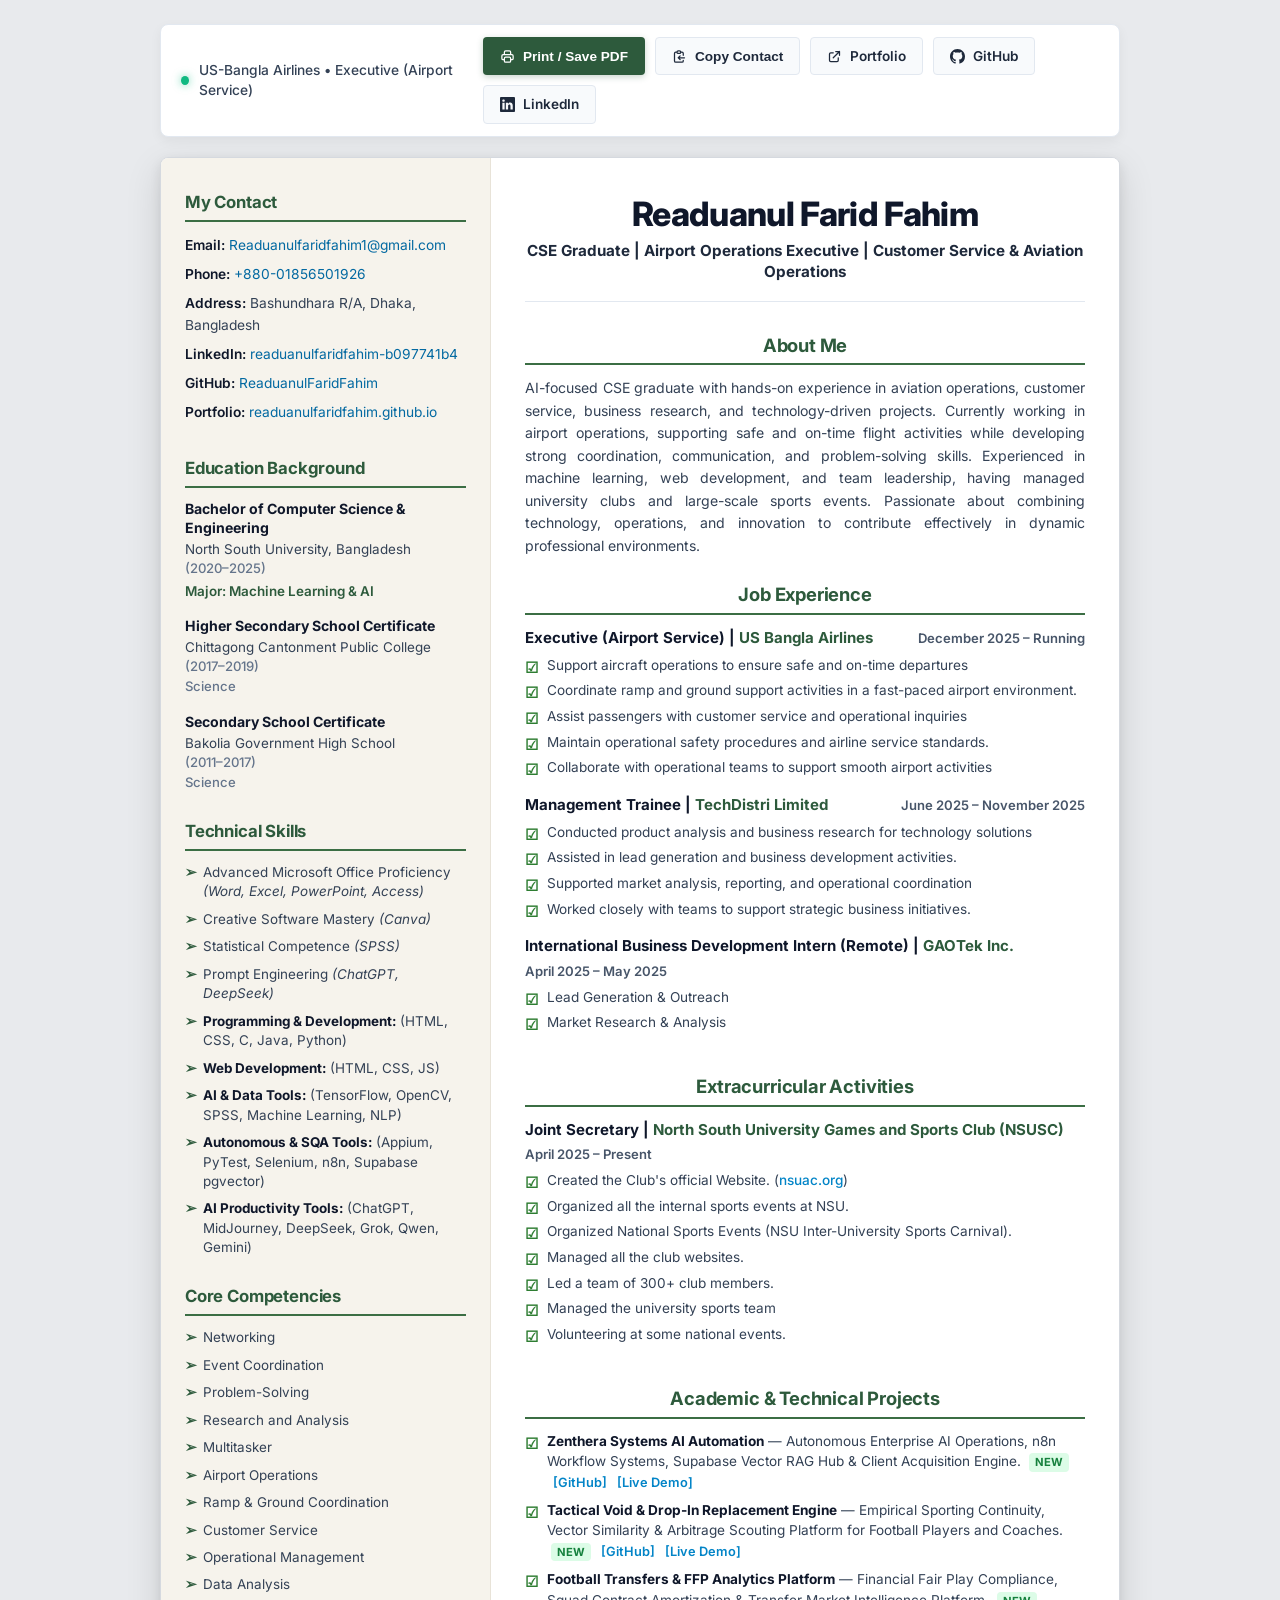
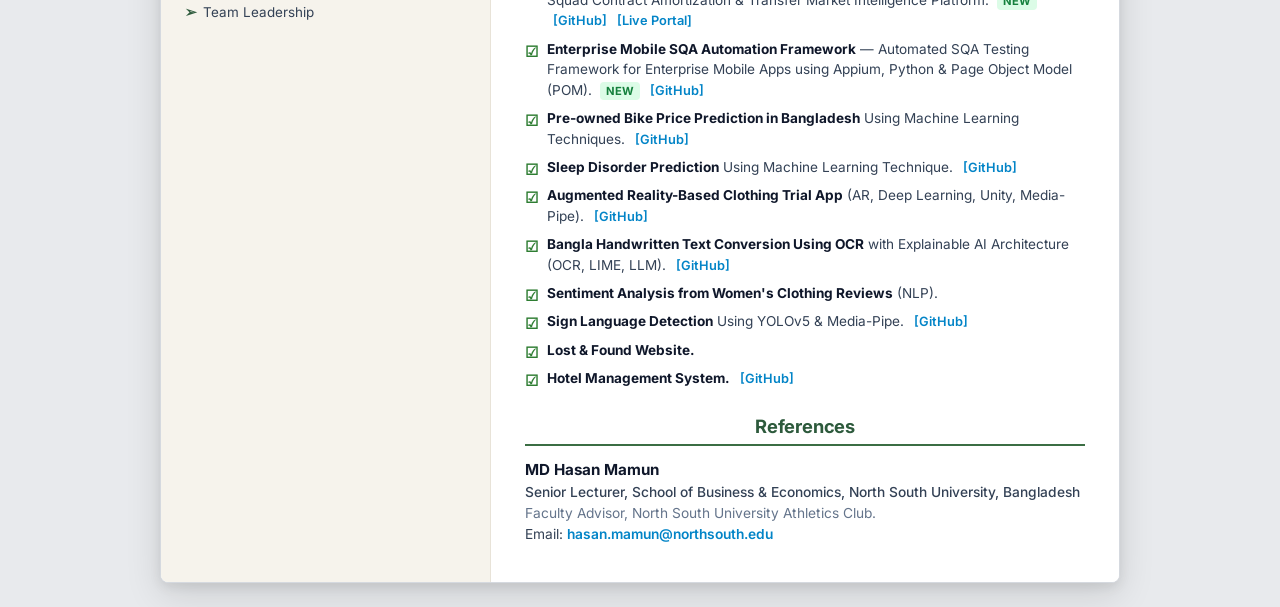
<file: index.html>
<!DOCTYPE html>
<html lang="en">
<head>
    <meta charset="UTF-8">
    <meta name="viewport" content="width=device-width, initial-scale=1.0">
    <meta http-equiv="X-UA-Compatible" content="IE=edge">
    <title>Readuanul Farid Fahim | Curriculum Vitae</title>
    
    <!-- Meta tags for professional sharing -->
    <meta name="description" content="Curriculum Vitae of Readuanul Farid Fahim - CSE Graduate, Airport Operations Executive at US-Bangla Airlines, Machine Learning & SQA Automation Specialist.">
    <meta name="keywords" content="Readuanul Farid Fahim, US-Bangla Airlines, North South University, Airport Operations, Machine Learning, AI, SQA Automation, NSUSC">
    
    <!-- Google Fonts: Inter -->
    <link rel="preconnect" href="https://fonts.googleapis.com">
    <link rel="preconnect" href="https://fonts.gstatic.com" crossorigin>
    <link href="https://fonts.googleapis.com/css2?family=Inter:wght@400;500;600;700;800&display=swap" rel="stylesheet">
    
    <link rel="stylesheet" href="CV/Cv.css">
</head>
<body>

    <!-- Top Action Bar (Hidden on Print) -->
    <header class="top-action-bar">
        <div class="action-status">
            <span class="status-dot"></span>
            <span>US-Bangla Airlines • Executive (Airport Service)</span>
        </div>
        <div class="action-buttons">
            <button class="btn btn-primary" onclick="window.print()">
                <svg xmlns="http://www.w3.org/2000/svg" width="15" height="15" fill="none" viewBox="0 0 24 24" stroke="currentColor">
                    <path stroke-linecap="round" stroke-linejoin="round" stroke-width="2" d="M17 17h2a2 2 0 002-2v-4a2 2 0 00-2-2H5a2 2 0 00-2 2v4a2 2 0 002 2h2m2 4h6a2 2 0 002-2v-4a2 2 0 00-2-2H9a2 2 0 00-2 2v4a2 2 0 002 2zm8-12V5a2 2 0 00-2-2H9a2 2 0 00-2 2v4h10z" />
                </svg>
                Print / Save PDF
            </button>
            <button class="btn btn-outline" id="copyContactBtn">
                <svg xmlns="http://www.w3.org/2000/svg" width="15" height="15" fill="none" viewBox="0 0 24 24" stroke="currentColor">
                    <path stroke-linecap="round" stroke-linejoin="round" stroke-width="2" d="M8 5H6a2 2 0 00-2 2v12a2 2 0 002 2h10a2 2 0 002-2v-1M8 5a2 2 0 002 2h2a2 2 0 002-2M8 5a2 2 0 012-2h2a2 2 0 012 2m0 0h2a2 2 0 012 2v3m2 4H10m0 0l3-3m-3 3l3 3" />
                </svg>
                Copy Contact
            </button>
            <a href="https://readuanulfaridfahim.github.io/" target="_blank" rel="noopener noreferrer" class="btn btn-outline">
                <svg xmlns="http://www.w3.org/2000/svg" width="15" height="15" fill="none" viewBox="0 0 24 24" stroke="currentColor">
                    <path stroke-linecap="round" stroke-linejoin="round" stroke-width="2" d="M10 6H6a2 2 0 00-2 2v10a2 2 0 002 2h10a2 2 0 002-2v-4M14 4h6m0 0v6m0-6L10 14" />
                </svg>
                Portfolio
            </a>
            <a href="https://github.com/ReaduanulFaridFahim" target="_blank" rel="noopener noreferrer" class="btn btn-outline">
                <svg xmlns="http://www.w3.org/2000/svg" width="15" height="15" fill="currentColor" viewBox="0 0 16 16">
                    <path d="M8 0C3.58 0 0 3.58 0 8c0 3.54 2.29 6.53 5.47 7.59.4.07.55-.17.55-.38 0-.19-.01-.82-.01-1.49-2.01.37-2.53-.49-2.69-.94-.09-.23-.48-.94-.82-1.13-.28-.15-.68-.52-.01-.53.63-.01 1.08.58 1.23.82.72 1.21 1.87.87 2.33.66.07-.52.28-.87.51-1.07-1.78-.2-3.64-.89-3.64-3.95 0-.87.31-1.59.82-2.15-.08-.2-.36-1.02.08-2.12 0 0 .67-.21 2.2.82.64-.18 1.32-.27 2-.27.68 0 1.36.09 2 .27 1.53-1.04 2.2-.82 2.2-.82.44 1.1.16 1.92.08 2.12.51.56.82 1.27.82 2.15 0 3.07-1.87 3.75-3.65 3.95.29.25.54.73.54 1.48 0 1.07-.01 1.93-.01 2.2 0 .21.15.46.55.38A8.012 8.012 0 0 0 16 8c0-4.42-3.58-8-8-8z"/>
                </svg>
                GitHub
            </a>
            <a href="https://www.linkedin.com/in/readuanulfaridfahim-b097741b4/" target="_blank" rel="noopener noreferrer" class="btn btn-outline">
                <svg xmlns="http://www.w3.org/2000/svg" width="15" height="15" fill="currentColor" viewBox="0 0 16 16">
                    <path d="M0 1.146C0 .513.526 0 1.175 0h13.65C15.474 0 16 .513 16 1.146v13.708c0 .633-.526 1.146-1.175 1.146H1.175C.526 16 0 15.487 0 14.854V1.146zm4.943 12.248V6.169H2.542v7.225h2.401zm-1.2-8.212c.837 0 1.358-.554 1.358-1.248-.015-.709-.52-1.248-1.342-1.248-.822 0-1.359.54-1.359 1.248 0 .694.521 1.248 1.327 1.248h.016zm4.908 8.212V9.359c0-.216.016-.432.08-.586.173-.431.568-.878 1.232-.878.869 0 1.216.662 1.216 1.634v3.865h2.401V9.25c0-2.22-1.184-3.252-2.764-3.252-1.274 0-1.845.7-2.165 1.193v.025h-.016a5.54 5.54 0 0 1 .016-.025V6.169h-2.4c.03.678 0 7.225 0 7.225h2.4z"/>
                </svg>
                LinkedIn
            </a>
        </div>
    </header>

    <!-- Master CV Sheet -->
    <main class="cv-sheet">
        
        <!-- ================= Left Column ================= -->
        <aside class="cv-left">
            
            <!-- My Contact -->
            <section class="sidebar-section">
                <h3 class="sidebar-heading">My Contact</h3>
                <div class="contact-block">
                    <div class="contact-row">
                        <strong>Email:</strong> <a href="mailto:Readuanulfaridfahim1@gmail.com">Readuanulfaridfahim1@gmail.com</a>
                    </div>
                    <div class="contact-row">
                        <strong>Phone:</strong> <a href="tel:+88001856501926">+880-01856501926</a>
                    </div>
                    <div class="contact-row">
                        <strong>Address:</strong> Bashundhara R/A, Dhaka, Bangladesh
                    </div>
                    <div class="contact-row">
                        <strong>LinkedIn:</strong> <a href="https://www.linkedin.com/in/readuanulfaridfahim-b097741b4/" target="_blank" rel="noopener noreferrer">readuanulfaridfahim-b097741b4</a>
                    </div>
                    <div class="contact-row">
                        <strong>GitHub:</strong> <a href="https://github.com/ReaduanulFaridFahim" target="_blank" rel="noopener noreferrer">ReaduanulFaridFahim</a>
                    </div>
                    <div class="contact-row">
                        <strong>Portfolio:</strong> <a href="https://readuanulfaridfahim.github.io/" target="_blank" rel="noopener noreferrer">readuanulfaridfahim.github.io</a>
                    </div>
                </div>
            </section>

            <!-- Education Background -->
            <section class="sidebar-section">
                <h3 class="sidebar-heading">Education Background</h3>
                <div class="edu-group">
                    <div class="edu-entry">
                        <h4>Bachelor of Computer Science &amp; Engineering</h4>
                        <div class="institution">North South University, Bangladesh</div>
                        <div class="meta">(2020–2025)</div>
                        <div class="major">Major: Machine Learning &amp; AI</div>
                    </div>
                    <div class="edu-entry">
                        <h4>Higher Secondary School Certificate</h4>
                        <div class="institution">Chittagong Cantonment Public College</div>
                        <div class="meta">(2017–2019)</div>
                        <div class="meta">Science</div>
                    </div>
                    <div class="edu-entry">
                        <h4>Secondary School Certificate</h4>
                        <div class="institution">Bakolia Government High School</div>
                        <div class="meta">(2011–2017)</div>
                        <div class="meta">Science</div>
                    </div>
                </div>
            </section>

            <!-- Technical Skills -->
            <section class="sidebar-section">
                <h3 class="sidebar-heading">Technical Skills</h3>
                <ul class="bullet-list">
                    <li>Advanced Microsoft Office Proficiency <em>(Word, Excel, PowerPoint, Access)</em></li>
                    <li>Creative Software Mastery <em>(Canva)</em></li>
                    <li>Statistical Competence <em>(SPSS)</em></li>
                    <li>Prompt Engineering <em>(ChatGPT, DeepSeek)</em></li>
                    <li><strong>Programming &amp; Development:</strong> (HTML, CSS, C, Java, Python)</li>
                    <li><strong>Web Development:</strong> (HTML, CSS, JS)</li>
                    <li><strong>AI &amp; Data Tools:</strong> (TensorFlow, OpenCV, SPSS, Machine Learning, NLP)</li>
                    <li><strong>Autonomous &amp; SQA Tools:</strong> (Appium, PyTest, Selenium, n8n, Supabase pgvector)</li>
                    <li><strong>AI Productivity Tools:</strong> (ChatGPT, MidJourney, DeepSeek, Grok, Qwen, Gemini)</li>
                </ul>
            </section>

            <!-- Core Competencies -->
            <section class="sidebar-section">
                <h3 class="sidebar-heading">Core Competencies</h3>
                <ul class="bullet-list">
                    <li>Networking</li>
                    <li>Event Coordination</li>
                    <li>Problem-Solving</li>
                    <li>Research and Analysis</li>
                    <li>Multitasker</li>
                    <li>Airport Operations</li>
                    <li>Ramp &amp; Ground Coordination</li>
                    <li>Customer Service</li>
                    <li>Operational Management</li>
                    <li>Data Analysis</li>
                    <li>Team Leadership</li>
                </ul>
            </section>

        </aside>

        <!-- ================= Right Column ================= -->
        <section class="cv-right">
            
            <!-- Hero Header -->
            <header class="hero-header">
                <h1 class="candidate-name">Readuanul Farid Fahim</h1>
                <p class="candidate-subtitle">CSE Graduate | Airport Operations Executive | Customer Service &amp; Aviation Operations</p>
            </header>

            <!-- About Me -->
            <section class="main-section">
                <h2 class="main-heading">About Me</h2>
                <p class="about-paragraph">
                    AI-focused CSE graduate with hands-on experience in aviation operations, customer service, business research, and technology-driven projects. Currently working in airport operations, supporting safe and on-time flight activities while developing strong coordination, communication, and problem-solving skills. Experienced in machine learning, web development, and team leadership, having managed university clubs and large-scale sports events. Passionate about combining technology, operations, and innovation to contribute effectively in dynamic professional environments.
                </p>
            </section>

            <!-- Job Experience -->
            <section class="main-section">
                <h2 class="main-heading">Job Experience</h2>
                
                <div class="job-item">
                    <div class="job-header">
                        <span class="job-role">Executive (Airport Service) | <span class="job-company">US Bangla Airlines</span></span>
                        <span class="job-dates">December 2025 – Running</span>
                    </div>
                    <ul class="check-list">
                        <li><span class="check-icon">☑</span> Support aircraft operations to ensure safe and on-time departures</li>
                        <li><span class="check-icon">☑</span> Coordinate ramp and ground support activities in a fast-paced airport environment.</li>
                        <li><span class="check-icon">☑</span> Assist passengers with customer service and operational inquiries</li>
                        <li><span class="check-icon">☑</span> Maintain operational safety procedures and airline service standards.</li>
                        <li><span class="check-icon">☑</span> Collaborate with operational teams to support smooth airport activities</li>
                    </ul>
                </div>

                <div class="job-item">
                    <div class="job-header">
                        <span class="job-role">Management Trainee | <span class="job-company">TechDistri Limited</span></span>
                        <span class="job-dates">June 2025 – November 2025</span>
                    </div>
                    <ul class="check-list">
                        <li><span class="check-icon">☑</span> Conducted product analysis and business research for technology solutions</li>
                        <li><span class="check-icon">☑</span> Assisted in lead generation and business development activities.</li>
                        <li><span class="check-icon">☑</span> Supported market analysis, reporting, and operational coordination</li>
                        <li><span class="check-icon">☑</span> Worked closely with teams to support strategic business initiatives.</li>
                    </ul>
                </div>

                <div class="job-item">
                    <div class="job-header">
                        <span class="job-role">International Business Development Intern (Remote) | <span class="job-company">GAOTek Inc.</span></span>
                        <span class="job-dates">April 2025 – May 2025</span>
                    </div>
                    <ul class="check-list">
                        <li><span class="check-icon">☑</span> Lead Generation &amp; Outreach</li>
                        <li><span class="check-icon">☑</span> Market Research &amp; Analysis</li>
                    </ul>
                </div>
            </section>

            <!-- Extracurricular Activities -->
            <section class="main-section">
                <h2 class="main-heading">Extracurricular Activities</h2>
                <div class="job-item">
                    <div class="job-header">
                        <span class="job-role">Joint Secretary | <span class="job-company">North South University Games and Sports Club (NSUSC)</span></span>
                        <span class="job-dates">April 2025 – Present</span>
                    </div>
                    <ul class="check-list">
                        <li><span class="check-icon">☑</span> Created the Club's official Website. (<a href="https://nsuac.org" target="_blank" rel="noopener noreferrer">nsuac.org</a>)</li>
                        <li><span class="check-icon">☑</span> Organized all the internal sports events at NSU.</li>
                        <li><span class="check-icon">☑</span> Organized National Sports Events (NSU Inter-University Sports Carnival).</li>
                        <li><span class="check-icon">☑</span> Managed all the club websites.</li>
                        <li><span class="check-icon">☑</span> Led a team of 300+ club members.</li>
                        <li><span class="check-icon">☑</span> Managed the university sports team</li>
                        <li><span class="check-icon">☑</span> Volunteering at some national events.</li>
                    </ul>
                </div>
            </section>

            <!-- Academic & Technical Projects (Including Newly Engineered Projects) -->
            <section class="main-section">
                <h2 class="main-heading">Academic &amp; Technical Projects</h2>
                <div class="projects-container">
                    
                    <!-- New Flagship Engineering Projects -->
                    <div class="project-entry">
                        <span class="check-icon">☑</span>
                        <strong>Zenthera Systems AI Automation</strong> — Autonomous Enterprise AI Operations, n8n Workflow Systems, Supabase Vector RAG Hub &amp; Client Acquisition Engine.
                        <span class="tag-new">NEW</span>
                        <a href="https://github.com/ReaduanulFaridFahim/Zenthera-Systems-AI-Automation" target="_blank" rel="noopener noreferrer">[GitHub]</a>
                        <a href="https://readuanulfaridfahim.github.io/Zenthera-Systems-AI-Automation/" target="_blank" rel="noopener noreferrer">[Live Demo]</a>
                    </div>

                    <div class="project-entry">
                        <span class="check-icon">☑</span>
                        <strong>Tactical Void &amp; Drop-In Replacement Engine</strong> — Empirical Sporting Continuity, Vector Similarity &amp; Arbitrage Scouting Platform for Football Players and Coaches.
                        <span class="tag-new">NEW</span>
                        <a href="https://github.com/ReaduanulFaridFahim/tactical-void-replacement-engine" target="_blank" rel="noopener noreferrer">[GitHub]</a>
                        <a href="https://readuanulfaridfahim.github.io/tactical-void-replacement-engine/" target="_blank" rel="noopener noreferrer">[Live Demo]</a>
                    </div>

                    <div class="project-entry">
                        <span class="check-icon">☑</span>
                        <strong>Football Transfers &amp; FFP Analytics Platform</strong> — Financial Fair Play Compliance, Squad Contract Amortization &amp; Transfer Market Intelligence Platform.
                        <span class="tag-new">NEW</span>
                        <a href="https://github.com/ReaduanulFaridFahim/football-transfers-ffp" target="_blank" rel="noopener noreferrer">[GitHub]</a>
                        <a href="https://readuanulfaridfahim.github.io/football-transfers-ffp/" target="_blank" rel="noopener noreferrer">[Live Portal]</a>
                    </div>

                    <div class="project-entry">
                        <span class="check-icon">☑</span>
                        <strong>Enterprise Mobile SQA Automation Framework</strong> — Automated SQA Testing Framework for Enterprise Mobile Apps using Appium, Python &amp; Page Object Model (POM).
                        <span class="tag-new">NEW</span>
                        <a href="https://github.com/ReaduanulFaridFahim/ABC-Company-Sqa-Assignment" target="_blank" rel="noopener noreferrer">[GitHub]</a>
                    </div>

                    <!-- Core Academic Projects from Official CV -->
                    <div class="project-entry">
                        <span class="check-icon">☑</span>
                        <strong>Pre-owned Bike Price Prediction in Bangladesh</strong> Using Machine Learning Techniques.
                        <a href="https://github.com/ReaduanulFaridFahim/Pre-Owned-Bike-Price-Prediction" target="_blank" rel="noopener noreferrer">[GitHub]</a>
                    </div>

                    <div class="project-entry">
                        <span class="check-icon">☑</span>
                        <strong>Sleep Disorder Prediction</strong> Using Machine Learning Technique.
                        <a href="https://github.com/ReaduanulFaridFahim/Sleep-Disorder-Predictions-" target="_blank" rel="noopener noreferrer">[GitHub]</a>
                    </div>

                    <div class="project-entry">
                        <span class="check-icon">☑</span>
                        <strong>Augmented Reality-Based Clothing Trial App</strong> (AR, Deep Learning, Unity, Media-Pipe).
                        <a href="https://github.com/ReaduanulFaridFahim/Augmented-Reality-Based-Clothing-Trial-App" target="_blank" rel="noopener noreferrer">[GitHub]</a>
                    </div>

                    <div class="project-entry">
                        <span class="check-icon">☑</span>
                        <strong>Bangla Handwritten Text Conversion Using OCR</strong> with Explainable AI Architecture (OCR, LIME, LLM).
                        <a href="https://github.com/ReaduanulFaridFahim/-Bangla-Handwritten-Text-Conversion-Using-Optical-Character-Recognition-" target="_blank" rel="noopener noreferrer">[GitHub]</a>
                    </div>

                    <div class="project-entry">
                        <span class="check-icon">☑</span>
                        <strong>Sentiment Analysis from Women's Clothing Reviews</strong> (NLP).
                    </div>

                    <div class="project-entry">
                        <span class="check-icon">☑</span>
                        <strong>Sign Language Detection</strong> Using YOLOv5 &amp; Media-Pipe.
                        <a href="https://github.com/ReaduanulFaridFahim/Sign-Language-Detection" target="_blank" rel="noopener noreferrer">[GitHub]</a>
                    </div>

                    <div class="project-entry">
                        <span class="check-icon">☑</span>
                        <strong>Lost &amp; Found Website.</strong>
                    </div>

                    <div class="project-entry">
                        <span class="check-icon">☑</span>
                        <strong>Hotel Management System.</strong>
                        <a href="https://github.com/ReaduanulFaridFahim/Hotel-Management-System-" target="_blank" rel="noopener noreferrer">[GitHub]</a>
                    </div>

                </div>
            </section>

            <!-- References -->
            <section class="main-section">
                <h2 class="main-heading">References</h2>
                <div class="ref-block">
                    <div class="ref-name">MD Hasan Mamun</div>
                    <div class="ref-title">Senior Lecturer, School of Business &amp; Economics, North South University, Bangladesh</div>
                    <div class="ref-dept">Faculty Advisor, North South University Athletics Club.</div>
                    <div class="ref-email">Email: <a href="mailto:hasan.mamun@northsouth.edu">hasan.mamun@northsouth.edu</a></div>
                </div>
            </section>

        </section>

    </main>

    <!-- Copy Toast Notification -->
    <div id="toast" class="toast-notice">Contact info copied to clipboard!</div>

    <!-- Interactive Script -->
    <script>
        document.getElementById('copyContactBtn').addEventListener('click', function() {
            const text = "Readuanul Farid Fahim\nCSE Graduate | Airport Operations Executive\nUS Bangla Airlines\nEmail: Readuanulfaridfahim1@gmail.com\nPhone: +880-01856501926\nAddress: Bashundhara R/A, Dhaka, Bangladesh\nLinkedIn: https://www.linkedin.com/in/readuanulfaridfahim-b097741b4/\nPortfolio: https://readuanulfaridfahim.github.io/";
            navigator.clipboard.writeText(text).then(function() {
                const toast = document.getElementById('toast');
                toast.classList.add('show');
                setTimeout(function() {
                    toast.classList.remove('show');
                }, 2500);
            }).catch(function() {
                alert("Email: Readuanulfaridfahim1@gmail.com | Phone: +880-01856501926");
            });
        });
    </script>

</body>
</html>
</file>
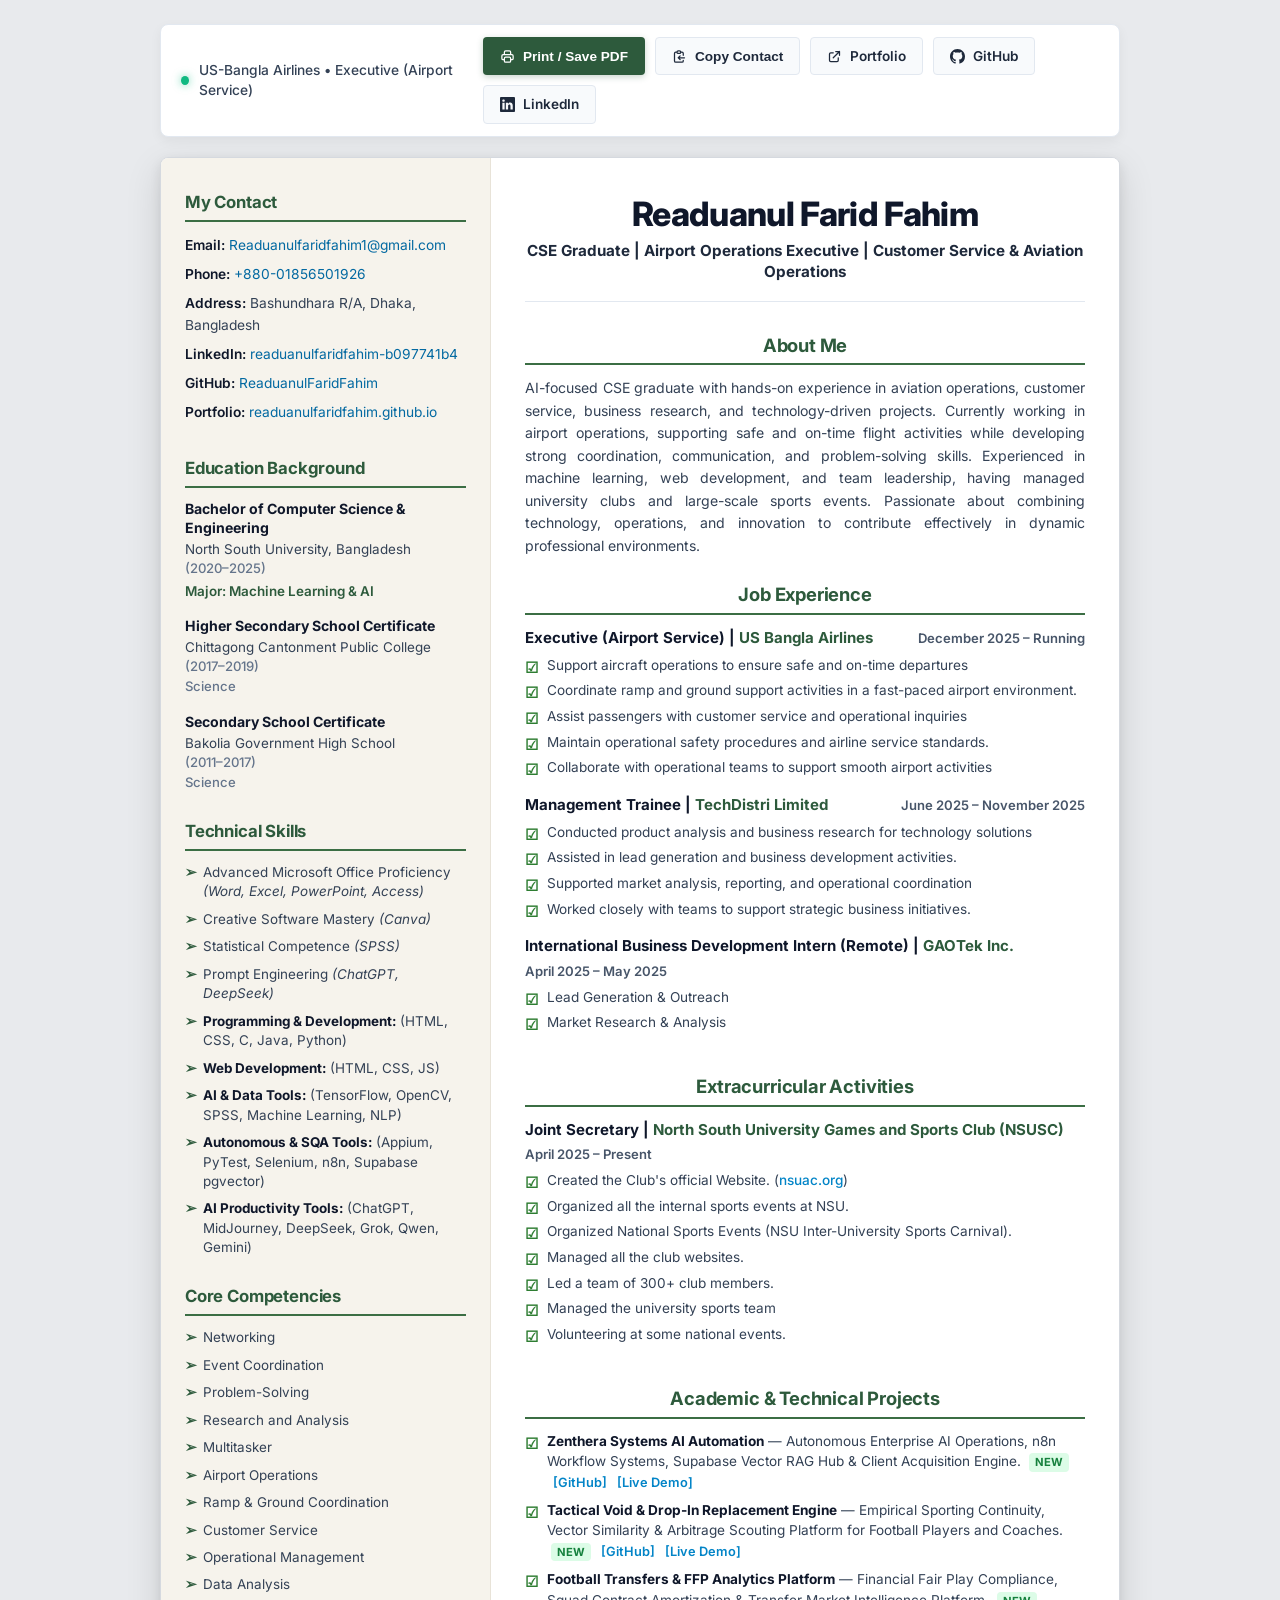
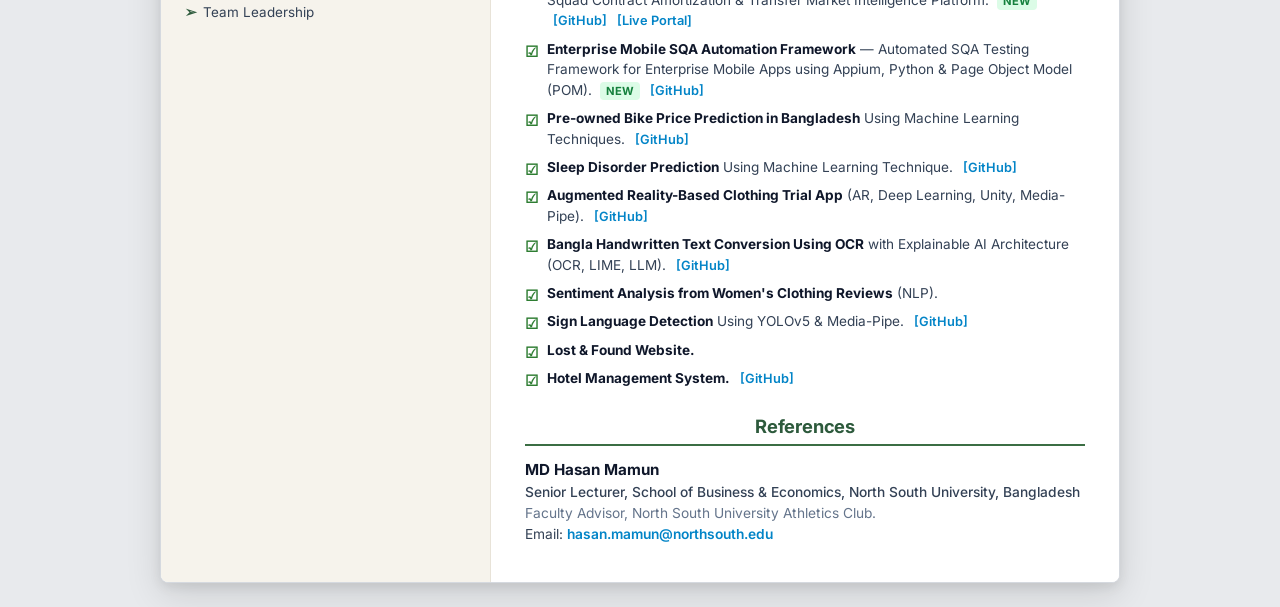
<file: CV/CV.html>
<!DOCTYPE html>
<html lang="en">
<head>
    <meta charset="UTF-8">
    <meta name="viewport" content="width=device-width, initial-scale=1.0">
    <meta http-equiv="X-UA-Compatible" content="IE=edge">
    <title>Readuanul Farid Fahim | Curriculum Vitae</title>
    
    <!-- Meta tags for professional sharing -->
    <meta name="description" content="Curriculum Vitae of Readuanul Farid Fahim - CSE Graduate, Airport Operations Executive at US-Bangla Airlines, Machine Learning & SQA Automation Specialist.">
    <meta name="keywords" content="Readuanul Farid Fahim, US-Bangla Airlines, North South University, Airport Operations, Machine Learning, AI, SQA Automation, NSUSC">
    
    <!-- Google Fonts: Inter -->
    <link rel="preconnect" href="https://fonts.googleapis.com">
    <link rel="preconnect" href="https://fonts.gstatic.com" crossorigin>
    <link href="https://fonts.googleapis.com/css2?family=Inter:wght@400;500;600;700;800&display=swap" rel="stylesheet">
    
    <link rel="stylesheet" href="Cv.css">
</head>
<body>

    <!-- Top Action Bar (Hidden on Print) -->
    <header class="top-action-bar">
        <div class="action-status">
            <span class="status-dot"></span>
            <span>US-Bangla Airlines • Executive (Airport Service)</span>
        </div>
        <div class="action-buttons">
            <button class="btn btn-primary" onclick="window.print()">
                <svg xmlns="http://www.w3.org/2000/svg" width="15" height="15" fill="none" viewBox="0 0 24 24" stroke="currentColor">
                    <path stroke-linecap="round" stroke-linejoin="round" stroke-width="2" d="M17 17h2a2 2 0 002-2v-4a2 2 0 00-2-2H5a2 2 0 00-2 2v4a2 2 0 002 2h2m2 4h6a2 2 0 002-2v-4a2 2 0 00-2-2H9a2 2 0 00-2 2v4a2 2 0 002 2zm8-12V5a2 2 0 00-2-2H9a2 2 0 00-2 2v4h10z" />
                </svg>
                Print / Save PDF
            </button>
            <button class="btn btn-outline" id="copyContactBtn">
                <svg xmlns="http://www.w3.org/2000/svg" width="15" height="15" fill="none" viewBox="0 0 24 24" stroke="currentColor">
                    <path stroke-linecap="round" stroke-linejoin="round" stroke-width="2" d="M8 5H6a2 2 0 00-2 2v12a2 2 0 002 2h10a2 2 0 002-2v-1M8 5a2 2 0 002 2h2a2 2 0 002-2M8 5a2 2 0 012-2h2a2 2 0 012 2m0 0h2a2 2 0 012 2v3m2 4H10m0 0l3-3m-3 3l3 3" />
                </svg>
                Copy Contact
            </button>
            <a href="https://readuanulfaridfahim.github.io/" target="_blank" rel="noopener noreferrer" class="btn btn-outline">
                <svg xmlns="http://www.w3.org/2000/svg" width="15" height="15" fill="none" viewBox="0 0 24 24" stroke="currentColor">
                    <path stroke-linecap="round" stroke-linejoin="round" stroke-width="2" d="M10 6H6a2 2 0 00-2 2v10a2 2 0 002 2h10a2 2 0 002-2v-4M14 4h6m0 0v6m0-6L10 14" />
                </svg>
                Portfolio
            </a>
            <a href="https://github.com/ReaduanulFaridFahim" target="_blank" rel="noopener noreferrer" class="btn btn-outline">
                <svg xmlns="http://www.w3.org/2000/svg" width="15" height="15" fill="currentColor" viewBox="0 0 16 16">
                    <path d="M8 0C3.58 0 0 3.58 0 8c0 3.54 2.29 6.53 5.47 7.59.4.07.55-.17.55-.38 0-.19-.01-.82-.01-1.49-2.01.37-2.53-.49-2.69-.94-.09-.23-.48-.94-.82-1.13-.28-.15-.68-.52-.01-.53.63-.01 1.08.58 1.23.82.72 1.21 1.87.87 2.33.66.07-.52.28-.87.51-1.07-1.78-.2-3.64-.89-3.64-3.95 0-.87.31-1.59.82-2.15-.08-.2-.36-1.02.08-2.12 0 0 .67-.21 2.2.82.64-.18 1.32-.27 2-.27.68 0 1.36.09 2 .27 1.53-1.04 2.2-.82 2.2-.82.44 1.1.16 1.92.08 2.12.51.56.82 1.27.82 2.15 0 3.07-1.87 3.75-3.65 3.95.29.25.54.73.54 1.48 0 1.07-.01 1.93-.01 2.2 0 .21.15.46.55.38A8.012 8.012 0 0 0 16 8c0-4.42-3.58-8-8-8z"/>
                </svg>
                GitHub
            </a>
            <a href="https://www.linkedin.com/in/readuanulfaridfahim-b097741b4/" target="_blank" rel="noopener noreferrer" class="btn btn-outline">
                <svg xmlns="http://www.w3.org/2000/svg" width="15" height="15" fill="currentColor" viewBox="0 0 16 16">
                    <path d="M0 1.146C0 .513.526 0 1.175 0h13.65C15.474 0 16 .513 16 1.146v13.708c0 .633-.526 1.146-1.175 1.146H1.175C.526 16 0 15.487 0 14.854V1.146zm4.943 12.248V6.169H2.542v7.225h2.401zm-1.2-8.212c.837 0 1.358-.554 1.358-1.248-.015-.709-.52-1.248-1.342-1.248-.822 0-1.359.54-1.359 1.248 0 .694.521 1.248 1.327 1.248h.016zm4.908 8.212V9.359c0-.216.016-.432.08-.586.173-.431.568-.878 1.232-.878.869 0 1.216.662 1.216 1.634v3.865h2.401V9.25c0-2.22-1.184-3.252-2.764-3.252-1.274 0-1.845.7-2.165 1.193v.025h-.016a5.54 5.54 0 0 1 .016-.025V6.169h-2.4c.03.678 0 7.225 0 7.225h2.4z"/>
                </svg>
                LinkedIn
            </a>
        </div>
    </header>

    <!-- Master CV Sheet -->
    <main class="cv-sheet">
        
        <!-- ================= Left Column ================= -->
        <aside class="cv-left">
            
            <!-- My Contact -->
            <section class="sidebar-section">
                <h3 class="sidebar-heading">My Contact</h3>
                <div class="contact-block">
                    <div class="contact-row">
                        <strong>Email:</strong> <a href="mailto:Readuanulfaridfahim1@gmail.com">Readuanulfaridfahim1@gmail.com</a>
                    </div>
                    <div class="contact-row">
                        <strong>Phone:</strong> <a href="tel:+88001856501926">+880-01856501926</a>
                    </div>
                    <div class="contact-row">
                        <strong>Address:</strong> Bashundhara R/A, Dhaka, Bangladesh
                    </div>
                    <div class="contact-row">
                        <strong>LinkedIn:</strong> <a href="https://www.linkedin.com/in/readuanulfaridfahim-b097741b4/" target="_blank" rel="noopener noreferrer">readuanulfaridfahim-b097741b4</a>
                    </div>
                    <div class="contact-row">
                        <strong>GitHub:</strong> <a href="https://github.com/ReaduanulFaridFahim" target="_blank" rel="noopener noreferrer">ReaduanulFaridFahim</a>
                    </div>
                    <div class="contact-row">
                        <strong>Portfolio:</strong> <a href="https://readuanulfaridfahim.github.io/" target="_blank" rel="noopener noreferrer">readuanulfaridfahim.github.io</a>
                    </div>
                </div>
            </section>

            <!-- Education Background -->
            <section class="sidebar-section">
                <h3 class="sidebar-heading">Education Background</h3>
                <div class="edu-group">
                    <div class="edu-entry">
                        <h4>Bachelor of Computer Science &amp; Engineering</h4>
                        <div class="institution">North South University, Bangladesh</div>
                        <div class="meta">(2020–2025)</div>
                        <div class="major">Major: Machine Learning &amp; AI</div>
                    </div>
                    <div class="edu-entry">
                        <h4>Higher Secondary School Certificate</h4>
                        <div class="institution">Chittagong Cantonment Public College</div>
                        <div class="meta">(2017–2019)</div>
                        <div class="meta">Science</div>
                    </div>
                    <div class="edu-entry">
                        <h4>Secondary School Certificate</h4>
                        <div class="institution">Bakolia Government High School</div>
                        <div class="meta">(2011–2017)</div>
                        <div class="meta">Science</div>
                    </div>
                </div>
            </section>

            <!-- Technical Skills -->
            <section class="sidebar-section">
                <h3 class="sidebar-heading">Technical Skills</h3>
                <ul class="bullet-list">
                    <li>Advanced Microsoft Office Proficiency <em>(Word, Excel, PowerPoint, Access)</em></li>
                    <li>Creative Software Mastery <em>(Canva)</em></li>
                    <li>Statistical Competence <em>(SPSS)</em></li>
                    <li>Prompt Engineering <em>(ChatGPT, DeepSeek)</em></li>
                    <li><strong>Programming &amp; Development:</strong> (HTML, CSS, C, Java, Python)</li>
                    <li><strong>Web Development:</strong> (HTML, CSS, JS)</li>
                    <li><strong>AI &amp; Data Tools:</strong> (TensorFlow, OpenCV, SPSS, Machine Learning, NLP)</li>
                    <li><strong>Autonomous &amp; SQA Tools:</strong> (Appium, PyTest, Selenium, n8n, Supabase pgvector)</li>
                    <li><strong>AI Productivity Tools:</strong> (ChatGPT, MidJourney, DeepSeek, Grok, Qwen, Gemini)</li>
                </ul>
            </section>

            <!-- Core Competencies -->
            <section class="sidebar-section">
                <h3 class="sidebar-heading">Core Competencies</h3>
                <ul class="bullet-list">
                    <li>Networking</li>
                    <li>Event Coordination</li>
                    <li>Problem-Solving</li>
                    <li>Research and Analysis</li>
                    <li>Multitasker</li>
                    <li>Airport Operations</li>
                    <li>Ramp &amp; Ground Coordination</li>
                    <li>Customer Service</li>
                    <li>Operational Management</li>
                    <li>Data Analysis</li>
                    <li>Team Leadership</li>
                </ul>
            </section>

        </aside>

        <!-- ================= Right Column ================= -->
        <section class="cv-right">
            
            <!-- Hero Header -->
            <header class="hero-header">
                <h1 class="candidate-name">Readuanul Farid Fahim</h1>
                <p class="candidate-subtitle">CSE Graduate | Airport Operations Executive | Customer Service &amp; Aviation Operations</p>
            </header>

            <!-- About Me -->
            <section class="main-section">
                <h2 class="main-heading">About Me</h2>
                <p class="about-paragraph">
                    AI-focused CSE graduate with hands-on experience in aviation operations, customer service, business research, and technology-driven projects. Currently working in airport operations, supporting safe and on-time flight activities while developing strong coordination, communication, and problem-solving skills. Experienced in machine learning, web development, and team leadership, having managed university clubs and large-scale sports events. Passionate about combining technology, operations, and innovation to contribute effectively in dynamic professional environments.
                </p>
            </section>

            <!-- Job Experience -->
            <section class="main-section">
                <h2 class="main-heading">Job Experience</h2>
                
                <div class="job-item">
                    <div class="job-header">
                        <span class="job-role">Executive (Airport Service) | <span class="job-company">US Bangla Airlines</span></span>
                        <span class="job-dates">December 2025 – Running</span>
                    </div>
                    <ul class="check-list">
                        <li><span class="check-icon">☑</span> Support aircraft operations to ensure safe and on-time departures</li>
                        <li><span class="check-icon">☑</span> Coordinate ramp and ground support activities in a fast-paced airport environment.</li>
                        <li><span class="check-icon">☑</span> Assist passengers with customer service and operational inquiries</li>
                        <li><span class="check-icon">☑</span> Maintain operational safety procedures and airline service standards.</li>
                        <li><span class="check-icon">☑</span> Collaborate with operational teams to support smooth airport activities</li>
                    </ul>
                </div>

                <div class="job-item">
                    <div class="job-header">
                        <span class="job-role">Management Trainee | <span class="job-company">TechDistri Limited</span></span>
                        <span class="job-dates">June 2025 – November 2025</span>
                    </div>
                    <ul class="check-list">
                        <li><span class="check-icon">☑</span> Conducted product analysis and business research for technology solutions</li>
                        <li><span class="check-icon">☑</span> Assisted in lead generation and business development activities.</li>
                        <li><span class="check-icon">☑</span> Supported market analysis, reporting, and operational coordination</li>
                        <li><span class="check-icon">☑</span> Worked closely with teams to support strategic business initiatives.</li>
                    </ul>
                </div>

                <div class="job-item">
                    <div class="job-header">
                        <span class="job-role">International Business Development Intern (Remote) | <span class="job-company">GAOTek Inc.</span></span>
                        <span class="job-dates">April 2025 – May 2025</span>
                    </div>
                    <ul class="check-list">
                        <li><span class="check-icon">☑</span> Lead Generation &amp; Outreach</li>
                        <li><span class="check-icon">☑</span> Market Research &amp; Analysis</li>
                    </ul>
                </div>
            </section>

            <!-- Extracurricular Activities -->
            <section class="main-section">
                <h2 class="main-heading">Extracurricular Activities</h2>
                <div class="job-item">
                    <div class="job-header">
                        <span class="job-role">Joint Secretary | <span class="job-company">North South University Games and Sports Club (NSUSC)</span></span>
                        <span class="job-dates">April 2025 – Present</span>
                    </div>
                    <ul class="check-list">
                        <li><span class="check-icon">☑</span> Created the Club's official Website. (<a href="https://nsuac.org" target="_blank" rel="noopener noreferrer">nsuac.org</a>)</li>
                        <li><span class="check-icon">☑</span> Organized all the internal sports events at NSU.</li>
                        <li><span class="check-icon">☑</span> Organized National Sports Events (NSU Inter-University Sports Carnival).</li>
                        <li><span class="check-icon">☑</span> Managed all the club websites.</li>
                        <li><span class="check-icon">☑</span> Led a team of 300+ club members.</li>
                        <li><span class="check-icon">☑</span> Managed the university sports team</li>
                        <li><span class="check-icon">☑</span> Volunteering at some national events.</li>
                    </ul>
                </div>
            </section>

            <!-- Academic & Technical Projects (Including Newly Engineered Projects) -->
            <section class="main-section">
                <h2 class="main-heading">Academic &amp; Technical Projects</h2>
                <div class="projects-container">
                    
                    <!-- New Flagship Engineering Projects -->
                    <div class="project-entry">
                        <span class="check-icon">☑</span>
                        <strong>Zenthera Systems AI Automation</strong> — Autonomous Enterprise AI Operations, n8n Workflow Systems, Supabase Vector RAG Hub &amp; Client Acquisition Engine.
                        <span class="tag-new">NEW</span>
                        <a href="https://github.com/ReaduanulFaridFahim/Zenthera-Systems-AI-Automation" target="_blank" rel="noopener noreferrer">[GitHub]</a>
                        <a href="https://readuanulfaridfahim.github.io/Zenthera-Systems-AI-Automation/" target="_blank" rel="noopener noreferrer">[Live Demo]</a>
                    </div>

                    <div class="project-entry">
                        <span class="check-icon">☑</span>
                        <strong>Tactical Void &amp; Drop-In Replacement Engine</strong> — Empirical Sporting Continuity, Vector Similarity &amp; Arbitrage Scouting Platform for Football Players and Coaches.
                        <span class="tag-new">NEW</span>
                        <a href="https://github.com/ReaduanulFaridFahim/tactical-void-replacement-engine" target="_blank" rel="noopener noreferrer">[GitHub]</a>
                        <a href="https://readuanulfaridfahim.github.io/tactical-void-replacement-engine/" target="_blank" rel="noopener noreferrer">[Live Demo]</a>
                    </div>

                    <div class="project-entry">
                        <span class="check-icon">☑</span>
                        <strong>Football Transfers &amp; FFP Analytics Platform</strong> — Financial Fair Play Compliance, Squad Contract Amortization &amp; Transfer Market Intelligence Platform.
                        <span class="tag-new">NEW</span>
                        <a href="https://github.com/ReaduanulFaridFahim/football-transfers-ffp" target="_blank" rel="noopener noreferrer">[GitHub]</a>
                        <a href="https://readuanulfaridfahim.github.io/football-transfers-ffp/" target="_blank" rel="noopener noreferrer">[Live Portal]</a>
                    </div>

                    <div class="project-entry">
                        <span class="check-icon">☑</span>
                        <strong>Enterprise Mobile SQA Automation Framework</strong> — Automated SQA Testing Framework for Enterprise Mobile Apps using Appium, Python &amp; Page Object Model (POM).
                        <span class="tag-new">NEW</span>
                        <a href="https://github.com/ReaduanulFaridFahim/ABC-Company-Sqa-Assignment" target="_blank" rel="noopener noreferrer">[GitHub]</a>
                    </div>

                    <!-- Core Academic Projects from Official CV -->
                    <div class="project-entry">
                        <span class="check-icon">☑</span>
                        <strong>Pre-owned Bike Price Prediction in Bangladesh</strong> Using Machine Learning Techniques.
                        <a href="https://github.com/ReaduanulFaridFahim/Pre-Owned-Bike-Price-Prediction" target="_blank" rel="noopener noreferrer">[GitHub]</a>
                    </div>

                    <div class="project-entry">
                        <span class="check-icon">☑</span>
                        <strong>Sleep Disorder Prediction</strong> Using Machine Learning Technique.
                        <a href="https://github.com/ReaduanulFaridFahim/Sleep-Disorder-Predictions-" target="_blank" rel="noopener noreferrer">[GitHub]</a>
                    </div>

                    <div class="project-entry">
                        <span class="check-icon">☑</span>
                        <strong>Augmented Reality-Based Clothing Trial App</strong> (AR, Deep Learning, Unity, Media-Pipe).
                        <a href="https://github.com/ReaduanulFaridFahim/Augmented-Reality-Based-Clothing-Trial-App" target="_blank" rel="noopener noreferrer">[GitHub]</a>
                    </div>

                    <div class="project-entry">
                        <span class="check-icon">☑</span>
                        <strong>Bangla Handwritten Text Conversion Using OCR</strong> with Explainable AI Architecture (OCR, LIME, LLM).
                        <a href="https://github.com/ReaduanulFaridFahim/-Bangla-Handwritten-Text-Conversion-Using-Optical-Character-Recognition-" target="_blank" rel="noopener noreferrer">[GitHub]</a>
                    </div>

                    <div class="project-entry">
                        <span class="check-icon">☑</span>
                        <strong>Sentiment Analysis from Women's Clothing Reviews</strong> (NLP).
                    </div>

                    <div class="project-entry">
                        <span class="check-icon">☑</span>
                        <strong>Sign Language Detection</strong> Using YOLOv5 &amp; Media-Pipe.
                        <a href="https://github.com/ReaduanulFaridFahim/Sign-Language-Detection" target="_blank" rel="noopener noreferrer">[GitHub]</a>
                    </div>

                    <div class="project-entry">
                        <span class="check-icon">☑</span>
                        <strong>Lost &amp; Found Website.</strong>
                    </div>

                    <div class="project-entry">
                        <span class="check-icon">☑</span>
                        <strong>Hotel Management System.</strong>
                        <a href="https://github.com/ReaduanulFaridFahim/Hotel-Management-System-" target="_blank" rel="noopener noreferrer">[GitHub]</a>
                    </div>

                </div>
            </section>

            <!-- References -->
            <section class="main-section">
                <h2 class="main-heading">References</h2>
                <div class="ref-block">
                    <div class="ref-name">MD Hasan Mamun</div>
                    <div class="ref-title">Senior Lecturer, School of Business &amp; Economics, North South University, Bangladesh</div>
                    <div class="ref-dept">Faculty Advisor, North South University Athletics Club.</div>
                    <div class="ref-email">Email: <a href="mailto:hasan.mamun@northsouth.edu">hasan.mamun@northsouth.edu</a></div>
                </div>
            </section>

        </section>

    </main>

    <!-- Copy Toast Notification -->
    <div id="toast" class="toast-notice">Contact info copied to clipboard!</div>

    <!-- Interactive Script -->
    <script>
        document.getElementById('copyContactBtn').addEventListener('click', function() {
            const text = "Readuanul Farid Fahim\nCSE Graduate | Airport Operations Executive\nUS Bangla Airlines\nEmail: Readuanulfaridfahim1@gmail.com\nPhone: +880-01856501926\nAddress: Bashundhara R/A, Dhaka, Bangladesh\nLinkedIn: https://www.linkedin.com/in/readuanulfaridfahim-b097741b4/\nPortfolio: https://readuanulfaridfahim.github.io/";
            navigator.clipboard.writeText(text).then(function() {
                const toast = document.getElementById('toast');
                toast.classList.add('show');
                setTimeout(function() {
                    toast.classList.remove('show');
                }, 2500);
            }).catch(function() {
                alert("Email: Readuanulfaridfahim1@gmail.com | Phone: +880-01856501926");
            });
        });
    </script>

</body>
</html>
</file>
<file: CV/Cv.css>
/* ==========================================================================
   Curriculum Vitae (CV) - Executive Professional Theme
   Faithfully matching candidate's official CV layout with modern polish
   Candidate: Readuanul Farid Fahim
   ========================================================================== */

:root {
  --bg-page: #e8eaed;
  --bg-cv-left: #f6f3ec;
  --bg-cv-right: #ffffff;
  
  --primary-green: #2d5a3c;
  --green-border: #3b6e44;
  --green-icon: #2e7d32;
  
  --text-primary: #1e293b;
  --text-dark: #0f172a;
  --text-secondary: #334155;
  --text-muted: #64748b;
  
  --border-light: #e2e8f0;
  --border-sidebar: #e8e3d8;
  
  --radius-sm: 4px;
  --radius-md: 8px;
  --radius-lg: 12px;
  
  --shadow-sheet: 0 12px 36px rgba(0, 0, 0, 0.12), 0 4px 12px rgba(0, 0, 0, 0.08);
  --transition: all 0.2s ease-in-out;
}

* {
  margin: 0;
  padding: 0;
  box-sizing: border-box;
}

body {
  font-family: 'Inter', -apple-system, BlinkMacSystemFont, "Segoe UI", Roboto, Arial, sans-serif;
  background-color: var(--bg-page);
  color: var(--text-primary);
  line-height: 1.5;
  min-height: 100vh;
  display: flex;
  flex-direction: column;
  align-items: center;
  padding: 24px 16px;
  -webkit-font-smoothing: antialiased;
}

/* ================= Top Action Bar ================= */
.top-action-bar {
  width: 100%;
  max-width: 960px;
  display: flex;
  justify-content: space-between;
  align-items: center;
  margin-bottom: 20px;
  padding: 12px 20px;
  background: #ffffff;
  border: 1px solid var(--border-light);
  border-radius: var(--radius-md);
  box-shadow: 0 4px 12px rgba(0, 0, 0, 0.05);
}

.action-status {
  display: flex;
  align-items: center;
  gap: 10px;
  font-size: 0.86rem;
  font-weight: 500;
  color: var(--text-secondary);
}

.status-dot {
  width: 9px;
  height: 9px;
  background-color: #10b981;
  border-radius: 50%;
  box-shadow: 0 0 8px rgba(16, 185, 129, 0.6);
  animation: pulseDot 2s infinite alternate;
}

@keyframes pulseDot {
  0% { opacity: 0.6; transform: scale(0.9); }
  100% { opacity: 1; transform: scale(1.1); }
}

.action-buttons {
  display: flex;
  gap: 10px;
  flex-wrap: wrap;
}

.btn {
  display: inline-flex;
  align-items: center;
  gap: 8px;
  padding: 8px 16px;
  font-size: 0.85rem;
  font-weight: 600;
  border-radius: var(--radius-sm);
  cursor: pointer;
  text-decoration: none;
  transition: var(--transition);
  border: 1px solid transparent;
}

.btn-primary {
  background: var(--primary-green);
  color: #ffffff;
  box-shadow: 0 2px 6px rgba(45, 90, 60, 0.25);
}

.btn-primary:hover {
  background: #234830;
  box-shadow: 0 4px 10px rgba(45, 90, 60, 0.35);
  transform: translateY(-1px);
}

.btn-outline {
  background: #f8fafc;
  color: var(--text-primary);
  border-color: var(--border-light);
}

.btn-outline:hover {
  background: #f1f5f9;
  border-color: var(--primary-green);
  color: var(--primary-green);
}

/* ================= Master CV Sheet ================= */
.cv-sheet {
  width: 100%;
  max-width: 960px;
  background: #ffffff;
  border-radius: var(--radius-md);
  box-shadow: var(--shadow-sheet);
  display: grid;
  grid-template-columns: 330px 1fr;
  overflow: hidden;
  border: 1px solid #d5d9df;
}

/* ================= Left Column (Linen/Sand Background) ================= */
.cv-left {
  background-color: var(--bg-cv-left);
  border-right: 1px solid var(--border-sidebar);
  padding: 32px 24px;
  display: flex;
  flex-direction: column;
  gap: 26px;
}

.sidebar-heading {
  color: var(--primary-green);
  font-size: 1.05rem;
  font-weight: 700;
  border-bottom: 2px solid var(--green-border);
  padding-bottom: 5px;
  margin-bottom: 12px;
  letter-spacing: -0.01em;
}

/* Contact List */
.contact-block {
  font-size: 0.86rem;
  color: var(--text-secondary);
  line-height: 1.6;
}

.contact-row {
  margin-bottom: 7px;
}

.contact-row strong {
  color: var(--text-dark);
  font-weight: 600;
}

.contact-row a {
  color: #0369a1;
  text-decoration: none;
  word-break: break-all;
  transition: var(--transition);
}

.contact-row a:hover {
  text-decoration: underline;
  color: var(--primary-green);
}

/* Education Items */
.edu-group {
  display: flex;
  flex-direction: column;
  gap: 16px;
}

.edu-entry h4 {
  font-size: 0.88rem;
  font-weight: 700;
  color: var(--text-dark);
  line-height: 1.3;
}

.edu-entry .institution {
  font-size: 0.84rem;
  color: var(--text-secondary);
  margin-top: 2px;
}

.edu-entry .meta {
  font-size: 0.82rem;
  color: var(--text-muted);
  font-weight: 500;
}

.edu-entry .major {
  font-size: 0.84rem;
  font-weight: 600;
  color: var(--primary-green);
  margin-top: 2px;
}

/* Technical Skills & Competencies Lists */
.bullet-list {
  list-style: none;
  display: flex;
  flex-direction: column;
  gap: 8px;
  font-size: 0.84rem;
  color: var(--text-secondary);
}

.bullet-list li {
  position: relative;
  padding-left: 18px;
  line-height: 1.45;
}

.bullet-list li::before {
  content: '➢';
  position: absolute;
  left: 0;
  color: var(--primary-green);
  font-size: 0.85rem;
  font-weight: bold;
}

.bullet-list strong {
  color: var(--text-dark);
}

/* ================= Right Column (White Background) ================= */
.cv-right {
  background-color: var(--bg-cv-right);
  padding: 36px 34px;
  display: flex;
  flex-direction: column;
  gap: 24px;
}

/* Header Section */
.hero-header {
  text-align: center;
  border-bottom: 1px solid var(--border-light);
  padding-bottom: 18px;
  margin-bottom: 6px;
}

.candidate-name {
  font-size: 2.1rem;
  font-weight: 800;
  color: var(--text-dark);
  letter-spacing: -0.02em;
  line-height: 1.2;
}

.candidate-subtitle {
  font-size: 0.95rem;
  font-weight: 700;
  color: #1e293b;
  margin-top: 6px;
  line-height: 1.4;
}

/* Right Section Headers */
.main-heading {
  color: var(--primary-green);
  font-size: 1.15rem;
  font-weight: 700;
  border-bottom: 2px solid var(--green-border);
  padding-bottom: 4px;
  margin-bottom: 12px;
  text-align: center;
  letter-spacing: -0.01em;
}

.main-heading.left-aligned {
  text-align: left;
}

/* About Me Paragraph */
.about-paragraph {
  font-size: 0.88rem;
  color: var(--text-secondary);
  line-height: 1.6;
  text-align: justify;
}

/* Experience Items */
.job-item {
  margin-bottom: 16px;
}

.job-header {
  display: flex;
  justify-content: space-between;
  align-items: baseline;
  flex-wrap: wrap;
  gap: 4px;
  margin-bottom: 3px;
}

.job-role {
  font-size: 0.94rem;
  font-weight: 700;
  color: var(--text-dark);
}

.job-company {
  color: var(--primary-green);
  font-weight: 700;
}

.job-dates {
  font-size: 0.82rem;
  font-weight: 600;
  color: #475569;
}

/* Checked Checklist (Checkbox Bullet Points) */
.check-list {
  list-style: none;
  display: flex;
  flex-direction: column;
  gap: 6px;
  margin-top: 6px;
  font-size: 0.85rem;
  color: var(--text-secondary);
}

.check-list li {
  position: relative;
  padding-left: 22px;
  line-height: 1.45;
}

.check-list li .check-icon {
  position: absolute;
  left: 0;
  top: 1px;
  color: var(--green-icon);
  font-size: 0.95rem;
  font-weight: bold;
}

.check-list li a {
  color: #0284c7;
  text-decoration: none;
  font-weight: 500;
}

.check-list li a:hover {
  text-decoration: underline;
}

/* Projects Block */
.projects-container {
  display: flex;
  flex-direction: column;
  gap: 8px;
}

.project-entry {
  position: relative;
  padding-left: 22px;
  font-size: 0.85rem;
  color: var(--text-secondary);
  line-height: 1.5;
}

.project-entry .check-icon {
  position: absolute;
  left: 0;
  top: 2px;
  color: var(--green-icon);
  font-size: 0.95rem;
  font-weight: bold;
}

.project-entry strong {
  color: var(--text-dark);
}

.project-entry .tag-new {
  display: inline-block;
  font-size: 0.7rem;
  font-weight: 700;
  background: #dcfce7;
  color: #15803d;
  padding: 1px 6px;
  border-radius: 4px;
  margin-left: 4px;
  vertical-align: middle;
}

.project-entry a {
  color: #0284c7;
  text-decoration: none;
  font-size: 0.8rem;
  font-weight: 600;
  margin-left: 6px;
}

.project-entry a:hover {
  text-decoration: underline;
}

/* References Section */
.ref-block {
  font-size: 0.86rem;
  line-height: 1.55;
  color: var(--text-secondary);
}

.ref-name {
  font-size: 0.95rem;
  font-weight: 700;
  color: var(--text-dark);
}

.ref-title {
  color: var(--text-secondary);
  font-weight: 500;
}

.ref-dept {
  color: var(--text-muted);
}

.ref-email a {
  color: #0284c7;
  text-decoration: none;
  font-weight: 600;
}

/* Toast */
.toast-notice {
  position: fixed;
  bottom: 24px;
  right: 24px;
  background: #0f172a;
  border: 1px solid var(--primary-green);
  color: #ffffff;
  padding: 12px 20px;
  border-radius: var(--radius-sm);
  font-size: 0.85rem;
  font-weight: 600;
  box-shadow: 0 10px 25px rgba(0, 0, 0, 0.3);
  opacity: 0;
  transform: translateY(20px);
  pointer-events: none;
  transition: all 0.25s ease;
  z-index: 1000;
}

.toast-notice.show {
  opacity: 1;
  transform: translateY(0);
}

/* ================= Responsive Rules ================= */
@media (max-width: 820px) {
  .cv-sheet {
    grid-template-columns: 1fr;
  }
  .cv-left {
    border-right: none;
    border-bottom: 1px solid var(--border-sidebar);
  }
  .top-action-bar {
    flex-direction: column;
    gap: 12px;
    align-items: stretch;
  }
  .action-buttons {
    justify-content: center;
  }
}

/* ================= Dedicated Print Styles ================= */
@media print {
  body {
    background: #ffffff !important;
    color: #000000 !important;
    padding: 0 !important;
    margin: 0 !important;
  }
  .top-action-bar, .toast-notice {
    display: none !important;
  }
  .cv-sheet {
    max-width: 100% !important;
    box-shadow: none !important;
    border: none !important;
    border-radius: 0 !important;
    grid-template-columns: 310px 1fr !important;
    background: #ffffff !important;
  }
  .cv-left {
    background-color: #f7f5ef !important;
    -webkit-print-color-adjust: exact !important;
    print-color-adjust: exact !important;
    padding: 24px 18px !important;
    border-right: 1px solid #d5d0c4 !important;
  }
  .cv-right {
    padding: 24px 24px !important;
  }
  .candidate-name {
    color: #000000 !important;
  }
  .sidebar-heading, .main-heading {
    color: #244b31 !important;
    border-bottom-color: #244b31 !important;
    -webkit-print-color-adjust: exact !important;
    print-color-adjust: exact !important;
  }
  .check-icon, .bullet-list li::before {
    color: #244b31 !important;
    -webkit-print-color-adjust: exact !important;
    print-color-adjust: exact !important;
  }
  .tag-new {
    border: 1px solid #86efac !important;
  }
}
</file>
